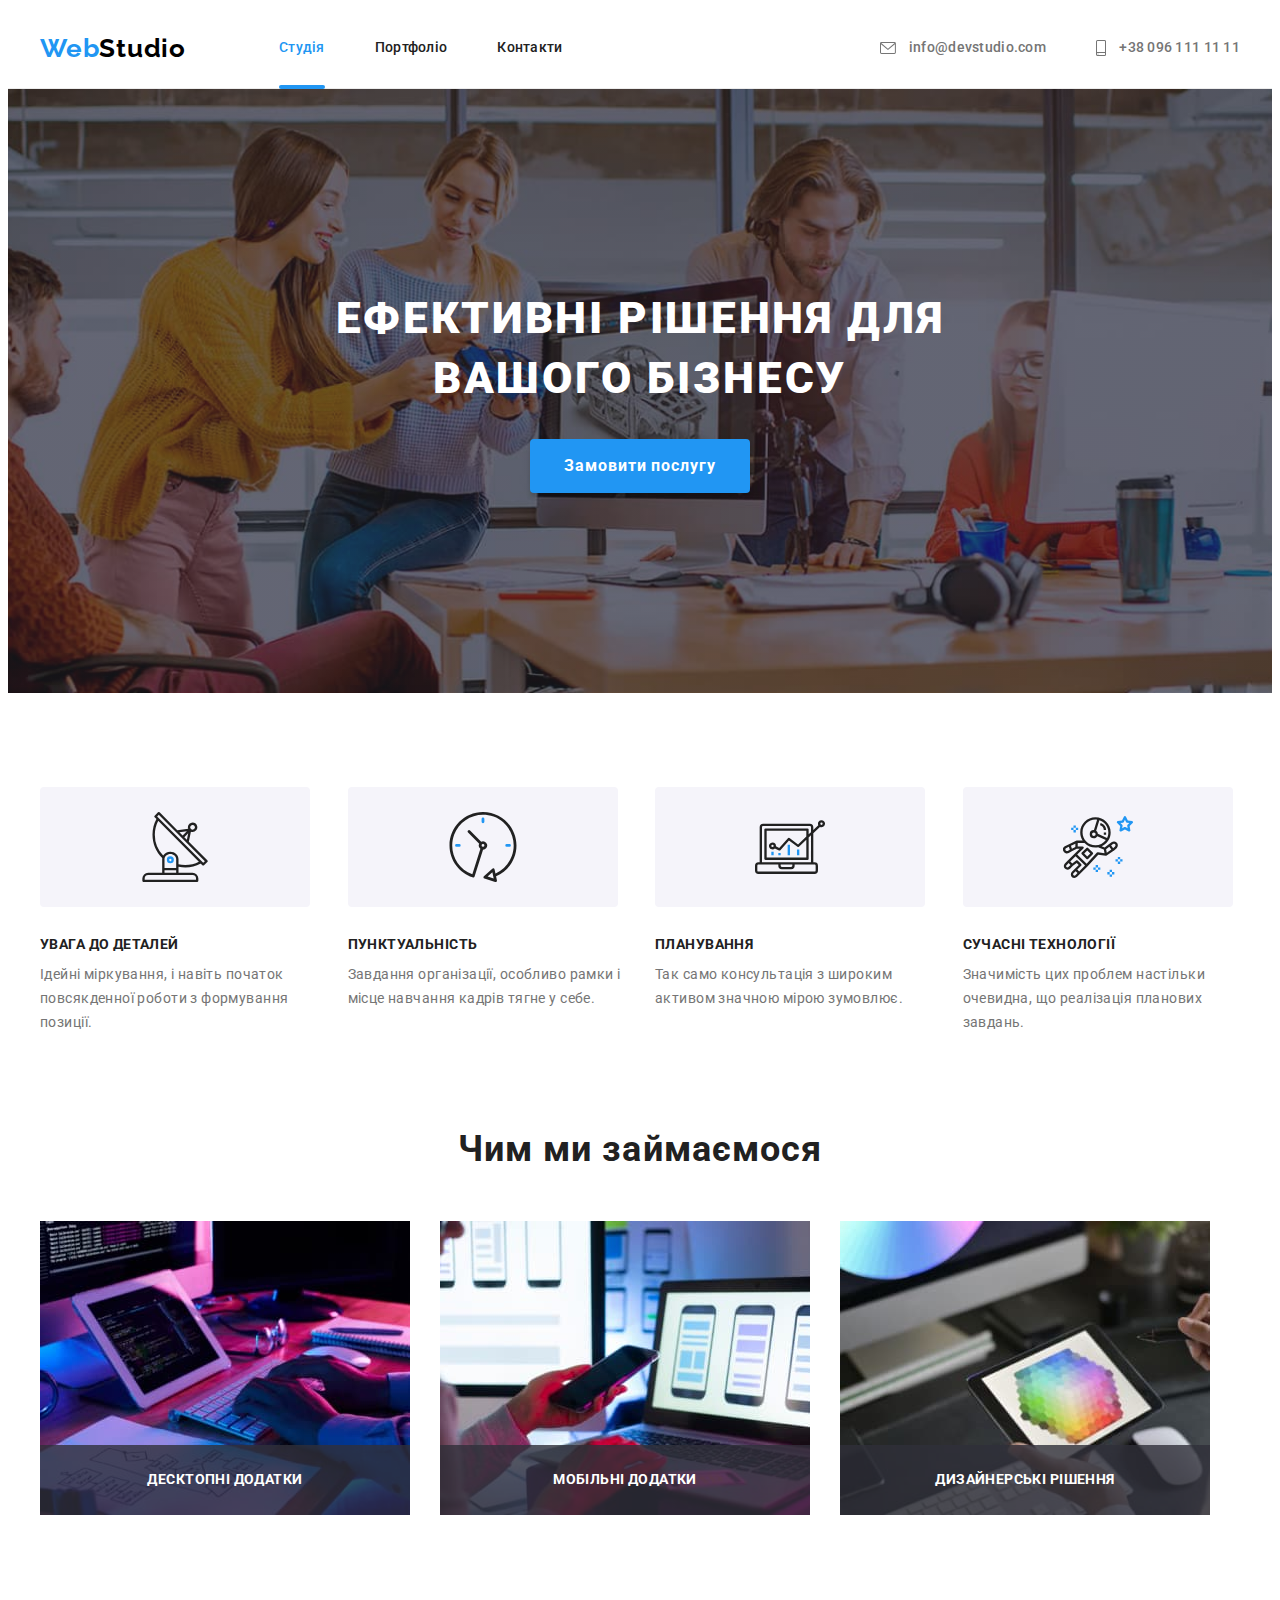
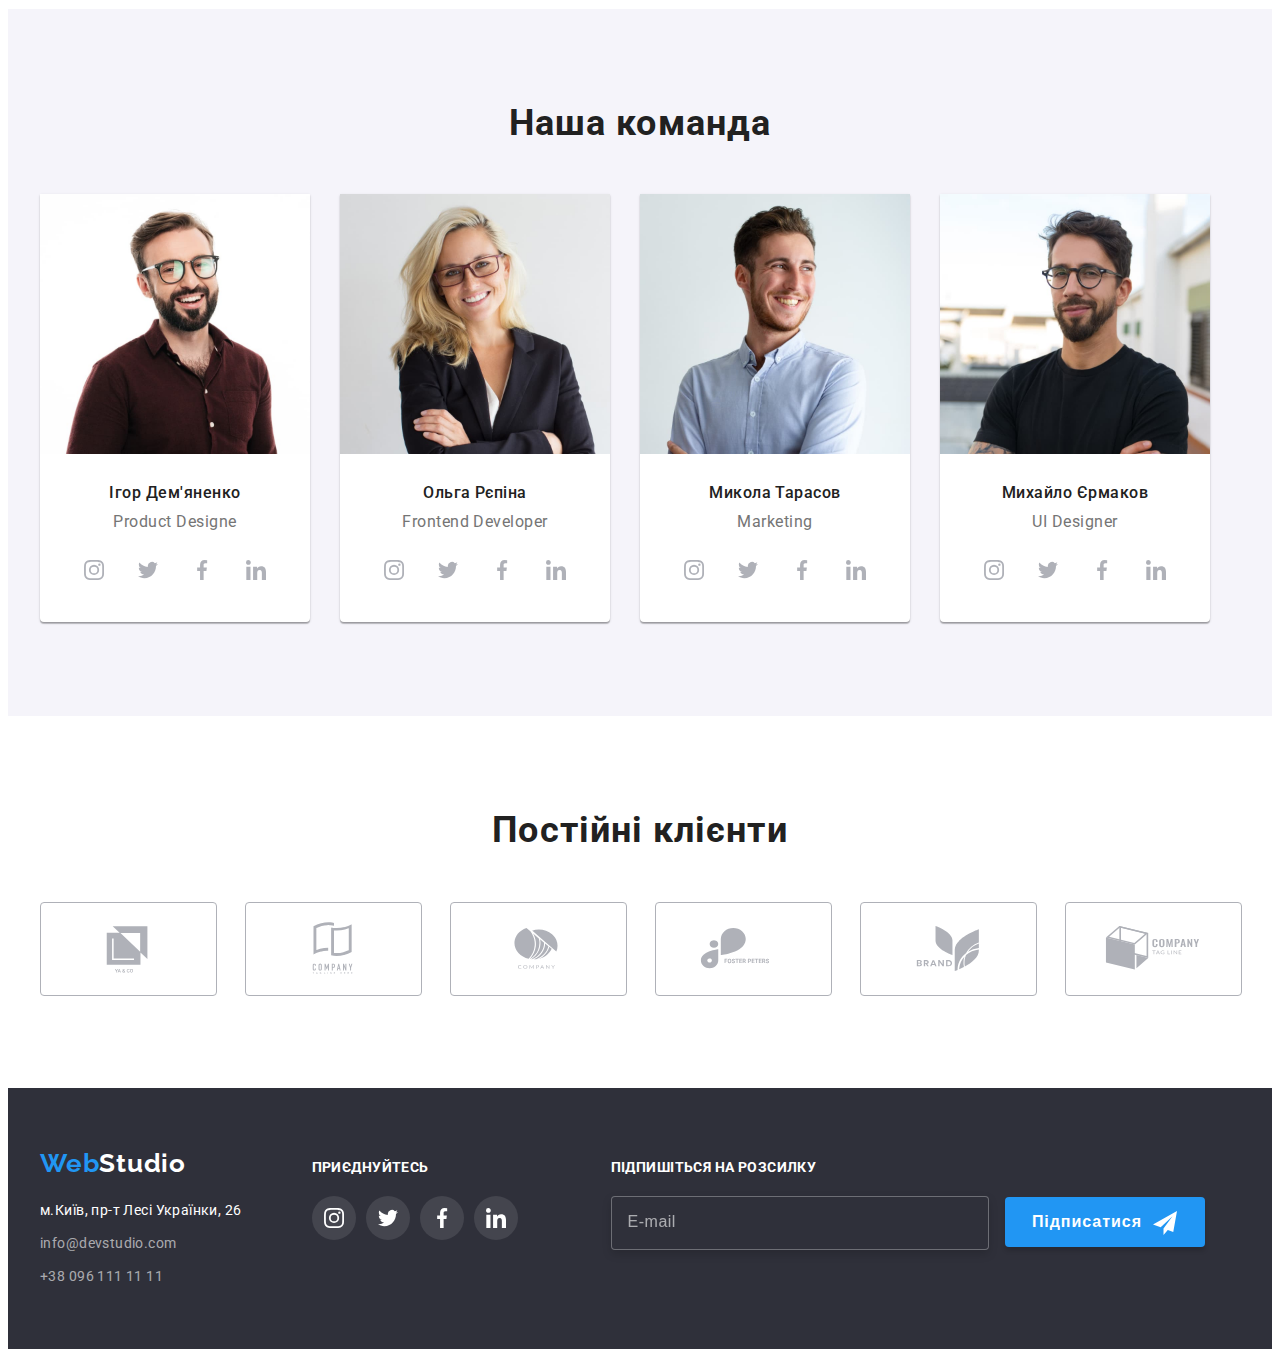
<file: index.html>
<!DOCTYPE html>
<html lang="uk">
  <head>
    <meta charset="UTF-8" />
    <meta http-equiv="X-UA-Compatible" content="IE=edge" />
    <meta name="viewport" content="width=device-width, initial-scale=1.0" />
    <title>Web Studio</title>
    <link
      href="https://fonts.googleapis.com/css2?family=Raleway:wght@700&family=Roboto:wght@400;500;700;900&display=swap"
      rel="stylesheet"
    />
    <link
      rel="stylesheet"
      href="https://cdnjs.cloudflare.com/ajax/libs/modern-normalize/1.1.0/modern-normalize.min.css"
      integrity="sha512-wpPYUAdjBVSE4KJnH1VR1HeZfpl1ub8YT/NKx4PuQ5NmX2tKuGu6U/JRp5y+Y8XG2tV+wKQpNHVUX03MfMFn9Q=="
      crossorigin="anonymous"
      referrerpolicy="no-referrer"
    />
    <link rel="stylesheet" href="./css/styles.css" />
  </head>

  <body>
    <header class="header">
      <div class="container header-container">
        <nav class="header-nav">
          <a href="./index.html" class="logo logo-header line">
            Web<span class="header-word">Studio</span></a
          >
          <ul class="site-nav list">
            <li><a href="./index.html" class="link current line">Студія</a></li>
            <li><a href="./portfolio.html" class="link line">Портфоліо</a></li>
            <li><a href="./contacts.html" class="link line">Контакти</a></li>
          </ul>
        </nav>
        <ul class="auth-nav list">
          <li>
            <a class="mail line" href="mailto:info@devstudio.com">
              <svg class="envelope" width="16" height="12">
                <use href="./imges/sprite.svg#icon-envelope"></use>
              </svg>
              info@devstudio.com</a
            >
          </li>
          <li>
            <a class="tel line" href="tel:+380961111111">
              <svg class="smartphone" width="10" height="16">
                <use href="./imges/sprite.svg#icon-smartphone"></use>
              </svg>
              +38 096 111 11 11</a
            >
          </li>
        </ul>
      </div>
    </header>
    <main>
      <section class="section hero">
        <div class="container">
          <h1 class="hero-title">Ефективні рішення для вашого бізнесу</h1>
          <button class="button-hero" type="button" data-modal-open>Замовити послугу</button>
        </div>
      </section>
      <section class="section">
        <div class="container">
          <h2 class="section-title visually-hidden">Наші переваги</h2>
          <ul class="feature-list list">
            <li class="feature-item">
              <div class="feature-icon">
                <svg class="icon">
                  <use href="./imges/sprite.svg#icon-antena"></use>
                </svg>
              </div>
              <h3 class="feature-title">УВАГА ДО ДЕТАЛЕЙ</h3>
              <p class="feature-text">
                Ідейні міркування, і навіть початок повсякденної роботи з формування позиції.
              </p>
            </li>
            <li class="feature-item">
              <div class="feature-icon">
                <svg class="icon">
                  <use href="./imges/sprite.svg#icon-clock"></use>
                </svg>
              </div>
              <h3 class="feature-title">ПУНКТУАЛЬНІСТЬ</h3>
              <p class="feature-text">
                Завдання організації, особливо рамки і місце навчання кадрів тягне у себе.
              </p>
            </li>
            <li class="feature-item">
              <div class="feature-icon">
                <svg class="icon">
                  <use href="./imges/sprite.svg#icon-diagram"></use>
                </svg>
              </div>
              <h3 class="feature-title">ПЛАНУВАННЯ</h3>
              <p class="feature-text">
                Так само консультація з широким активом значною мірою зумовлює.
              </p>
            </li>
            <li class="feature-item">
              <div class="feature-icon">
                <svg class="icon">
                  <use href="./imges/sprite.svg#icon-astronaut"></use>
                </svg>
              </div>
              <h3 class="feature-title">СУЧАСНІ ТЕХНОЛОГІЇ</h3>
              <p class="feature-text">
                Значимість цих проблем настільки очевидна, що реалізація планових завдань.
              </p>
            </li>
          </ul>
        </div>
      </section>
      <section class="section-work">
        <div class="container">
          <h2 class="section-title">Чим ми займаємося</h2>
          <ul class="work list">
            <li class="work-item">
              <img src="./imges/img-1.jpg" alt="Людина печатає на клавіатурі" width="370" />
              <div class="work-box">
                <p class="work-text">десктопні додатки</p>
              </div>
            </li>
            <li class="work-item">
              <img src="./imges/img-2.jpg" alt="Людина з телефоном" width="370" />
              <div class="work-box">
                <p class="work-text">мобільні додатки</p>
              </div>
            </li>
            <li class="work-item">
              <img src="./imges/img-3.jpg" alt="Людина працює з палитрою кольорів" width="370" />
              <div class="work-box">
                <p class="work-text">дизайнерські рішення</p>
              </div>
            </li>
          </ul>
        </div>
      </section>
      <section class="section section-team">
        <div class="container">
          <h2 class="section-title">Наша команда</h2>
          <ul class="team list">
            <li class="team-list">
              <img src="./imges/img-4.jpg" alt="Фото людини" width="270" />
              <div class="team-info">
                <h3 class="team-title">Ігор Дем'яненко</h3>
                <p class="team-text" lang="en">Product Designe</p>
                <ul class="team-social-list list">
                  <li class="team-social-item">
                    <a
                      href="#"
                      class="team-social-link line"
                      target="_blank"
                      rel="noopener noreferrer nofollow"
                    >
                      <svg class="team-social-icon" width="20" height="20">
                        <use href="./imges/sprite.svg#icon-instagram"></use>
                      </svg>
                    </a>
                  </li>
                  <li class="team-social-item">
                    <a
                      href="#"
                      class="team-social-link line"
                      target="_blank"
                      rel="noopener noreferrer nofollow"
                    >
                      <svg class="team-social-icon" width="20" height="20">
                        <use href="./imges/sprite.svg#icon-twitter"></use>
                      </svg>
                    </a>
                  </li>
                  <li class="team-social-item">
                    <a
                      href="#"
                      class="team-social-link line"
                      target="_blank"
                      rel="noopener noreferrer nofollow"
                    >
                      <svg class="team-social-icon" width="20" height="20">
                        <use href="./imges/sprite.svg#icon-facebook"></use>
                      </svg>
                    </a>
                  </li>
                  <li class="team-social-item">
                    <a
                      href="#"
                      class="team-social-link line"
                      target="_blank"
                      rel="noopener noreferrer nofollow"
                    >
                      <svg class="team-social-icon" width="20" height="20">
                        <use href="./imges/sprite.svg#icon-linkedin"></use>
                      </svg>
                    </a>
                  </li>
                </ul>
              </div>
            </li>
            <li class="team-list">
              <img src="./imges/img-5.jpg" alt="Фото людини" width="270" />
              <div class="team-info">
                <h3 class="team-title">Ольга Рєпіна</h3>
                <p class="team-text" lang="en">Frontend Developer</p>
                <ul class="team-social-list list">
                  <li class="team-social-item">
                    <a
                      href="#"
                      class="team-social-link line"
                      target="_blank"
                      rel="noopener noreferrer nofollow"
                    >
                      <svg class="team-social-icon" width="20" height="20">
                        <use href="./imges/sprite.svg#icon-instagram"></use>
                      </svg>
                    </a>
                  </li>
                  <li class="team-social-item">
                    <a
                      href="#"
                      class="team-social-link line"
                      target="_blank"
                      rel="noopener noreferrer nofollow"
                    >
                      <svg class="team-social-icon" width="20" height="20">
                        <use href="./imges/sprite.svg#icon-twitter"></use>
                      </svg>
                    </a>
                  </li>
                  <li class="team-social-item">
                    <a
                      href="#"
                      class="team-social-link line"
                      target="_blank"
                      rel="noopener noreferrer nofollow"
                    >
                      <svg class="team-social-icon" width="20" height="20">
                        <use href="./imges/sprite.svg#icon-facebook"></use>
                      </svg>
                    </a>
                  </li>
                  <li class="team-social-item">
                    <a
                      href="#"
                      class="team-social-link line"
                      target="_blank"
                      rel="noopener noreferrer nofollow"
                    >
                      <svg class="team-social-icon" width="20" height="20">
                        <use href="./imges/sprite.svg#icon-linkedin"></use>
                      </svg>
                    </a>
                  </li>
                </ul>
              </div>
            </li>
            <li class="team-list">
              <img src="./imges/img-6.jpg" alt="Фото людини" width="270" />
              <div class="team-info">
                <h3 class="team-title">Микола Тарасов</h3>
                <p class="team-text" lang="en">Marketing</p>
                <ul class="team-social-list list">
                  <li class="team-social-item">
                    <a
                      href="#"
                      class="team-social-link line"
                      target="_blank"
                      rel="noopener noreferrer nofollow"
                    >
                      <svg class="team-social-icon" width="20" height="20">
                        <use href="./imges/sprite.svg#icon-instagram"></use>
                      </svg>
                    </a>
                  </li>
                  <li class="team-social-item">
                    <a
                      href="#"
                      class="team-social-link line"
                      target="_blank"
                      rel="noopener noreferrer nofollow"
                    >
                      <svg class="team-social-icon" width="20" height="20">
                        <use href="./imges/sprite.svg#icon-twitter"></use>
                      </svg>
                    </a>
                  </li>
                  <li class="team-social-item">
                    <a
                      href="#"
                      class="team-social-link line"
                      target="_blank"
                      rel="noopener noreferrer nofollow"
                    >
                      <svg class="team-social-icon" width="20" height="20">
                        <use href="./imges/sprite.svg#icon-facebook"></use>
                      </svg>
                    </a>
                  </li>
                  <li class="team-social-item">
                    <a
                      href="#"
                      class="team-social-link line"
                      target="_blank"
                      rel="noopener noreferrer nofollow"
                    >
                      <svg class="team-social-icon" width="20" height="20">
                        <use href="./imges/sprite.svg#icon-linkedin"></use>
                      </svg>
                    </a>
                  </li>
                </ul>
              </div>
            </li>
            <li class="team-list">
              <img src="./imges/img-7.jpg" alt="Фото людини" width="270" />
              <div class="team-info">
                <h3 class="team-title">Михайло Єрмаков</h3>
                <p class="team-text" lang="en">UI Designer</p>
                <ul class="team-social-list list">
                  <li class="team-social-item">
                    <a
                      href="#"
                      class="team-social-link line"
                      target="_blank"
                      rel="noopener noreferrer nofollow"
                    >
                      <svg class="team-social-icon" width="20" height="20">
                        <use href="./imges/sprite.svg#icon-instagram"></use>
                      </svg>
                    </a>
                  </li>
                  <li class="team-social-item">
                    <a
                      href="#"
                      class="team-social-link line"
                      target="_blank"
                      rel="noopener noreferrer nofollow"
                    >
                      <svg class="team-social-icon" width="20" height="20">
                        <use href="./imges/sprite.svg#icon-twitter"></use>
                      </svg>
                    </a>
                  </li>
                  <li class="team-social-item">
                    <a
                      href="#"
                      class="team-social-link line"
                      target="_blank"
                      rel="noopener noreferrer nofollow"
                    >
                      <svg class="team-social-icon" width="20" height="20">
                        <use href="./imges/sprite.svg#icon-facebook"></use>
                      </svg>
                    </a>
                  </li>
                  <li class="team-social-item">
                    <a
                      href="#"
                      class="team-social-link line"
                      target="_blank"
                      rel="noopener noreferrer nofollow"
                    >
                      <svg class="team-social-icon" width="20" height="20">
                        <use href="./imges/sprite.svg#icon-linkedin"></use>
                      </svg>
                    </a>
                  </li>
                </ul>
              </div>
            </li>
          </ul>
        </div>
      </section>
      <section class="section">
        <div class="container">
          <p class="section-title">Постійні клієнти</p>
          <ul class="logo-list list">
            <li class="logo-item">
              <a href="#" class="logo-link line" target="_blank" rel="noopener noreferrer nofollow">
                <svg class="logo-icon" width="106" height="60">
                  <use href="./imges/sprite.svg#icon-logo-1"></use>
                </svg>
              </a>
            </li>
            <li class="logo-item">
              <a href="#" class="logo-link line" target="_blank" rel="noopener noreferrer nofollow">
                <svg class="logo-icon" width="106" height="60">
                  <use href="./imges/sprite.svg#icon-logo-2"></use>
                </svg>
              </a>
            </li>
            <li class="logo-item">
              <a href="#" class="logo-link line" target="_blank" rel="noopener noreferrer nofollow">
                <svg class="logo-icon" width="106" height="60">
                  <use href="./imges/sprite.svg#icon-logo-3"></use>
                </svg>
              </a>
            </li>
            <li class="logo-item">
              <a href="#" class="logo-link line" target="_blank" rel="noopener noreferrer nofollow">
                <svg class="logo-icon" width="106" height="60">
                  <use href="./imges/sprite.svg#icon-logo-4"></use>
                </svg>
              </a>
            </li>
            <li class="logo-item">
              <a href="#" class="logo-link line" target="_blank" rel="noopener noreferrer nofollow">
                <svg class="logo-icon" width="106" height="60">
                  <use href="./imges/sprite.svg#icon-logo-5"></use>
                </svg>
              </a>
            </li>
            <li class="logo-item">
              <a href="#" class="logo-link line" target="_blank" rel="noopener noreferrer nofollow">
                <svg class="logo-icon" width="106" height="60">
                  <use href="./imges/sprite.svg#icon-logo-6"></use>
                </svg>
              </a>
            </li>
          </ul>
        </div>
      </section>
    </main>
    <footer class="footer">
      <div class="container footer-container">
        <div>
          <a class="logo line" href="./index.html">Web<span class="footer-word">Studio</span></a>
          <address class="address">
            <ul class="list">
              <li>
                <a
                  class="address-link line"
                  href="https://goo.gl/maps/1GSmGexWiPhAissd9"
                  target="_blank"
                  rel="noopener noreferrer nofollow"
                >
                  м.Київ, пр-т Лесі Українки, 26
                </a>
              </li>
              <li>
                <a class="address-mail line" href="mailto:info@devstudio.com">info@devstudio.com</a>
              </li>
              <li>
                <a class="address-tel line" href="tel:+380961111111">+38 096 111 11 11</a>
              </li>
            </ul>
          </address>
        </div>
        <div class="footer-social">
          <p class="footer-title">Приєднуйтесь</p>
          <ul class="footer-social-list list">
            <li class="footer-social-item">
              <a
                href="#"
                class="footer-social-link line"
                target="_blank"
                rel="noopener noreferrer nofollow"
              >
                <svg class="footer-social-icon" width="20" height="20">
                  <use href="./imges/sprite.svg#icon-instagram"></use>
                </svg>
              </a>
            </li>
            <li class="footer-social-item">
              <a
                href="#"
                class="footer-social-link line"
                target="_blank"
                rel="noopener noreferrer nofollow"
              >
                <svg class="footer-social-icon" width="20" height="20">
                  <use href="./imges/sprite.svg#icon-twitter"></use>
                </svg>
              </a>
            </li>
            <li class="footer-social-item">
              <a
                href="#"
                class="footer-social-link line"
                target="_blank"
                rel="noopener noreferrer nofollow"
              >
                <svg class="footer-social-icon" width="20" height="20">
                  <use href="./imges/sprite.svg#icon-facebook"></use>
                </svg>
              </a>
            </li>
            <li class="footer-social-item">
              <a
                href="#"
                class="footer-social-link line"
                target="_blank"
                rel="noopener noreferrer nofollow"
              >
                <svg class="footer-social-icon" width="20" height="20">
                  <use href="./imges/sprite.svg#icon-linkedin"></use>
                </svg>
              </a>
            </li>
          </ul>
        </div>
        <div class="footer-mail">
          <p class="footer-title">Підпишіться на розсилку</p>
          <form class="online-form">
            <input type="email" placeholder="E-mail" class="input-online" name="online-name" />
            <button type="submit" class="btn-online">
              Підписатися
              <svg class="icon-online" width="24" height="24">
                <use href="./imges/sprite.svg#icon-send"></use>
              </svg>
            </button>
          </form>
        </div>
      </div>
    </footer>
    <div class="backdrop is-hidden" data-modal>
      <div class="modal">
        <button type="button" class="modal-close" data-modal-close>
          <svg class="modal-icon" width="18" height="18">
            <use href="./imges/sprite.svg#icon-close"></use>
          </svg>
        </button>
        <p class="modal-title">Залиште свої дані, ми вам передзвонимо</p>
        <form class="modal-form">
          <div class="modal-field">
            <label for="user-name" class="input-label">Ім'я</label>
            <div class="modal-wrap">
              <input type="text" class="modal-input" name="user-name" id="user-name" required />
              <svg class="modal-input-icon" width="18" height="18">
                <use href="./imges/sprite.svg#icon-person"></use>
              </svg>
            </div>
          </div>
          <div class="modal-field">
            <label for="user-tel" class="input-label">Телефон</label>
            <div class="modal-wrap">
              <input type="tel" class="modal-input" name="user-tel" id="user-tel" required />
              <svg class="modal-input-icon" width="18" height="18">
                <use href="./imges/sprite.svg#icon-phone"></use>
              </svg>
            </div>
          </div>
          <div class="modal-field">
            <label for="user-email" class="input-label">Пошта</label>
            <div class="modal-wrap">
              <input type="email" class="modal-input" name="user-email" id="user-email" required />
              <svg class="modal-input-icon" width="18" height="18">
                <use href="./imges/sprite.svg#icon-email"></use>
              </svg>
            </div>
          </div>
          <div class="modal-field-comment">
            <label for="user-comment" class="input-label">Коментар</label>
            <textarea
              name="user-comment"
              class="modal-comment"
              id="user-comment"
              placeholder="Введіть текст"
            ></textarea>
          </div>
          <div class="modal-check">
            <label class="label-check">
              <input type="checkbox" class="input-check visually-hidden" name="check" />
              <svg class="icon-check" width="16" height="15">
                <use href="./imges/sprite.svg#icon-check"></use>
              </svg>
              <span
                >Погоджуюся з розсилкою та приймаю
                <a href="#" target="_blank" class="check-link">Умови договору</a></span
              >
            </label>
          </div>
          <button type="submit" class="modal-btn">Відправити</button>
        </form>
      </div>
    </div>
    <script src="./js/modal.js"></script>
  </body>
</html>
</file>
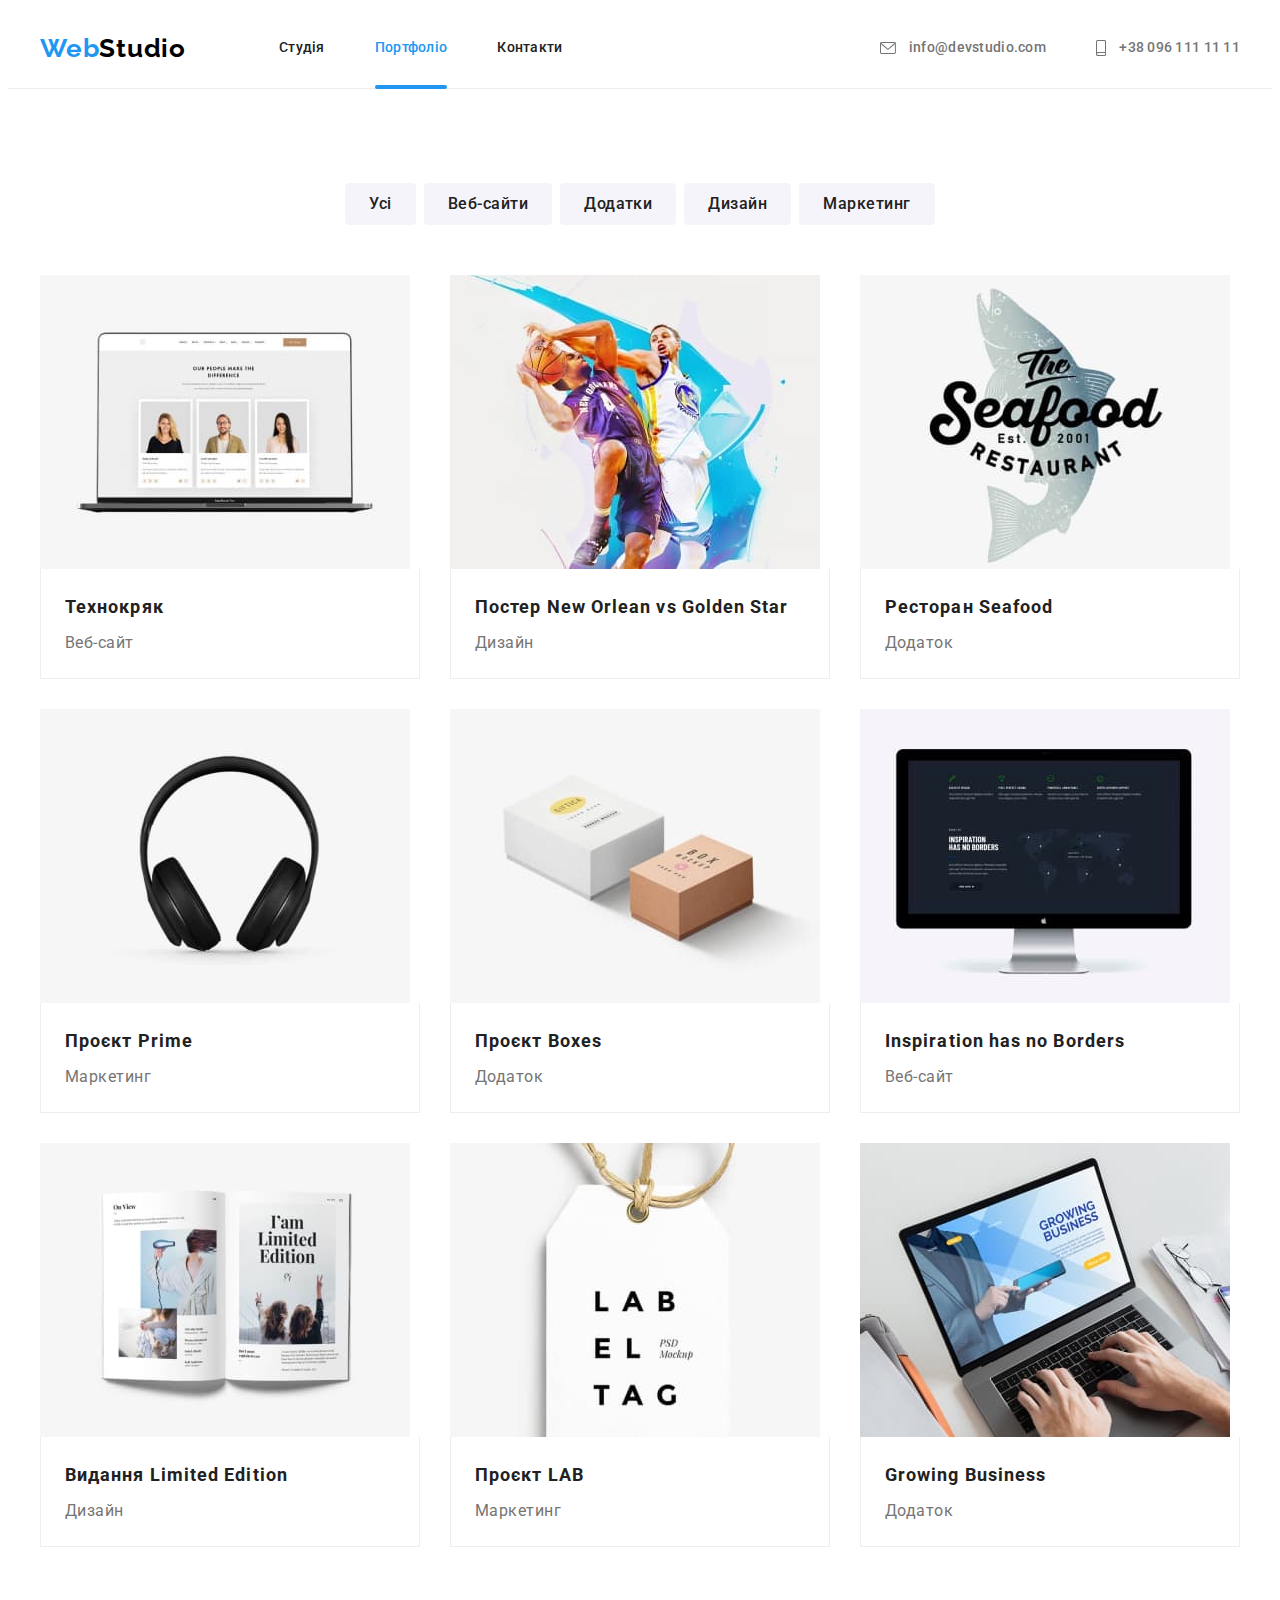
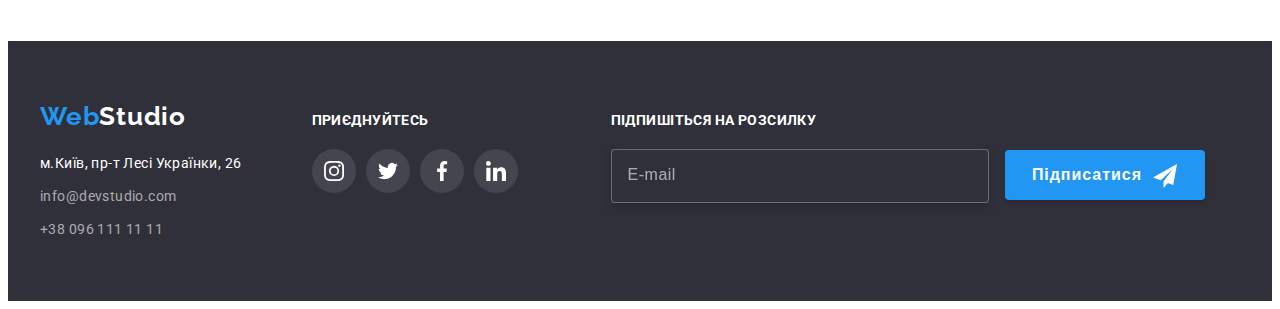
<file: portfolio.html>
<!DOCTYPE html>
<html lang="uk">
  <head>
    <meta charset="UTF-8" />
    <meta http-equiv="X-UA-Compatible" content="IE=edge" />
    <meta name="viewport" content="width=device-width, initial-scale=1.0" />
    <title>Web Studio</title>
    <link
      href="https://fonts.googleapis.com/css2?family=Raleway:wght@700&family=Roboto:wght@400;500;700;900&display=swap"
      rel="stylesheet"
    />
    <link
      rel="stylesheet"
      href="https://cdnjs.cloudflare.com/ajax/libs/modern-normalize/1.1.0/modern-normalize.min.css"
      integrity="sha512-wpPYUAdjBVSE4KJnH1VR1HeZfpl1ub8YT/NKx4PuQ5NmX2tKuGu6U/JRp5y+Y8XG2tV+wKQpNHVUX03MfMFn9Q=="
      crossorigin="anonymous"
      referrerpolicy="no-referrer"
    />
    <link rel="stylesheet" href="./css/styles.css" />
  </head>

  <body>
    <header class="header">
      <div class="container header-container">
        <nav class="header-nav">
          <a href="./index.html" class="logo logo-header line"
            >Web<span class="header-word">Studio</span>
          </a>
          <ul class="site-nav list">
            <li><a href="./index.html" class="link line">Студія</a></li>
            <li><a href="./portfolio.html" class="link current line">Портфоліо</a></li>
            <li><a href="./contacts.html" class="link line">Контакти</a></li>
          </ul>
        </nav>
        <ul class="auth-nav list">
          <li>
            <a class="mail line" href="mailto:info@devstudio.com">
              <svg class="envelope" width="16" height="12">
                <use href="./imges/sprite.svg#icon-envelope"></use>
              </svg>
              info@devstudio.com</a
            >
          </li>
          <li>
            <a class="tel line" href="tel:+380961111111">
              <svg class="smartphone" width="10" height="16">
                <use href="./imges/sprite.svg#icon-smartphone"></use>
              </svg>
              +38 096 111 11 11</a
            >
          </li>
        </ul>
      </div>
    </header>
    <main>
      <section class="section">
        <div class="container">
          <h1 class="visually-hidden">Портфоліо</h1>
          <ul class="filter list">
            <li><button class="button-filter" type="button">Усі</button></li>
            <li><button class="button-filter" type="button">Веб-сайти</button></li>
            <li><button class="button-filter" type="button">Додатки</button></li>
            <li><button class="button-filter" type="button">Дизайн</button></li>
            <li><button class="button-filter" type="button">Маркетинг</button></li>
          </ul>
          <ul class="project list">
            <li class="project-cart">
              <a class="project-cart-link line" href="#">
                <div class="project-top-info">
                  <img src="./imges/img-8.jpg" alt="Проєкт" width="370" />
                  <p class="project-info">
                    Ресурс пропонує комплексні пропозиції з різним рівнем функціоналу та сервісів.
                    Все це дозволить відвідувачу отримати вичерпні відомості про компанію чи
                    приватну особу.
                  </p>
                </div>
                <div class="text-border">
                  <h3 class="project-title">Технокряк</h3>
                  <p class="project-text">Веб-сайт</p>
                </div>
              </a>
            </li>
            <li class="project-cart">
              <a class="project-cart-link line" href="#">
                <div class="project-top-info">
                  <img src="./imges/img-9.jpg" alt="Проєкт" width="370" />
                  <p class="project-info">
                    Ресурс пропонує комплексні пропозиції з різним рівнем функціоналу та сервісів.
                    Все це дозволить відвідувачу отримати вичерпні відомості про компанію чи
                    приватну особу.
                  </p>
                </div>
                <div class="text-border">
                  <h3 class="project-title">
                    Постер
                    <span lang="en">New Orlean vs Golden Star</span>
                  </h3>
                  <p class="project-text">Дизайн</p>
                </div>
              </a>
            </li>
            <li class="project-cart">
              <a class="project-cart-link line" href="#">
                <div class="project-top-info">
                  <img src="./imges/img-10.jpg" alt="Проєкт" width="370" />
                  <p class="project-info">
                    Ресурс пропонує комплексні пропозиції з різним рівнем функціоналу та сервісів.
                    Все це дозволить відвідувачу отримати вичерпні відомості про компанію чи
                    приватну особу.
                  </p>
                </div>
                <div class="text-border">
                  <h3 class="project-title">
                    Ресторан
                    <span lang="en">Seafood</span>
                  </h3>
                  <p class="project-text">Додаток</p>
                </div>
              </a>
            </li>
            <li class="project-cart">
              <a class="project-cart-link line" href="#">
                <div class="project-top-info">
                  <img src="./imges/img-11.jpg" alt="Проєкт" width="370" />
                  <p class="project-info">
                    Ресурс пропонує комплексні пропозиції з різним рівнем функціоналу та сервісів.
                    Все це дозволить відвідувачу отримати вичерпні відомості про компанію чи
                    приватну особу.
                  </p>
                </div>
                <div class="text-border">
                  <h3 class="project-title">
                    Проєкт
                    <span lang="en">Prime</span>
                  </h3>
                  <p class="project-text">Маркетинг</p>
                </div>
              </a>
            </li>
            <li class="project-cart">
              <a class="project-cart-link line" href="#">
                <div class="project-top-info">
                  <img src="./imges/img-12.jpg" alt="Проєкт" width="370" />
                  <p class="project-info">
                    Ресурс пропонує комплексні пропозиції з різним рівнем функціоналу та сервісів.
                    Все це дозволить відвідувачу отримати вичерпні відомості про компанію чи
                    приватну особу.
                  </p>
                </div>
                <div class="text-border">
                  <h3 class="project-title">
                    Проєкт
                    <span lang="en">Boxes</span>
                  </h3>
                  <p class="project-text">Додаток</p>
                </div>
              </a>
            </li>
            <li class="project-cart">
              <a class="project-cart-link line" href="#">
                <div class="project-top-info">
                  <img src="./imges/img-13.jpg" alt="Проєкт" width="370" />
                  <p class="project-info">
                    Ресурс пропонує комплексні пропозиції з різним рівнем функціоналу та сервісів.
                    Все це дозволить відвідувачу отримати вичерпні відомості про компанію чи
                    приватну особу.
                  </p>
                </div>
                <div class="text-border">
                  <h3 class="project-title" lang="en">Inspiration has no Borders</h3>
                  <p class="project-text">Веб-сайт</p>
                </div>
              </a>
            </li>
            <li class="project-cart">
              <a class="project-cart-link line" href="#">
                <div class="project-top-info">
                  <img src="./imges/img-14.jpg" alt="Проєкт" width="370" />
                  <p class="project-info">
                    Ресурс пропонує комплексні пропозиції з різним рівнем функціоналу та сервісів.
                    Все це дозволить відвідувачу отримати вичерпні відомості про компанію чи
                    приватну особу.
                  </p>
                </div>
                <div class="text-border">
                  <h3 class="project-title">
                    Видання
                    <span lang="en">Limited Edition</span>
                  </h3>
                  <p class="project-text">Дизайн</p>
                </div>
              </a>
            </li>
            <li class="project-cart">
              <a class="project-cart-link line" href="#">
                <div class="project-top-info">
                  <img src="./imges/img-15.jpg" alt="Проєкт" width="370" />
                  <p class="project-info">
                    Ресурс пропонує комплексні пропозиції з різним рівнем функціоналу та сервісів.
                    Все це дозволить відвідувачу отримати вичерпні відомості про компанію чи
                    приватну особу.
                  </p>
                </div>
                <div class="text-border">
                  <h3 class="project-title">
                    Проєкт
                    <span lang="en">LAB</span>
                  </h3>
                  <p class="project-text">Маркетинг</p>
                </div>
              </a>
            </li>
            <li class="project-cart">
              <a class="project-cart-link line" href="#">
                <div class="project-top-info">
                  <img src="./imges/img-16.jpg" alt="Проєкт" width="370" />
                  <p class="project-info">
                    Ресурс пропонує комплексні пропозиції з різним рівнем функціоналу та сервісів.
                    Все це дозволить відвідувачу отримати вичерпні відомості про компанію чи
                    приватну особу.
                  </p>
                </div>
                <div class="text-border">
                  <h3 class="project-title" lang="en">Growing Business</h3>
                  <p class="project-text">Додаток</p>
                </div>
              </a>
            </li>
          </ul>
        </div>
      </section>
    </main>
    <footer class="footer">
      <div class="container footer-container">
        <div>
          <a class="logo line" href="./index.html">Web<span class="footer-word">Studio</span></a>
          <address class="address">
            <ul class="list">
              <li>
                <a
                  class="address-link line"
                  href="https://goo.gl/maps/1GSmGexWiPhAissd9"
                  target="_blank"
                  rel="noopener noreferrer nofollow"
                >
                  м.Київ, пр-т Лесі Українки, 26
                </a>
              </li>
              <li>
                <a class="address-mail line" href="mailto:info@devstudio.com">info@devstudio.com</a>
              </li>
              <li>
                <a class="address-tel line" href="tel:+380961111111">+38 096 111 11 11</a>
              </li>
            </ul>
          </address>
        </div>
        <div class="footer-social">
          <p class="footer-title">Приєднуйтесь</p>
          <ul class="footer-social-list list">
            <li class="footer-social-item">
              <a
                href="#"
                class="footer-social-link line"
                target="_blank"
                rel="noopener noreferrer nofollow"
              >
                <svg class="footer-social-icon" width="20" height="20">
                  <use href="./imges/sprite.svg#icon-instagram"></use>
                </svg>
              </a>
            </li>
            <li class="footer-social-item">
              <a
                href="#"
                class="footer-social-link line"
                target="_blank"
                rel="noopener noreferrer nofollow"
              >
                <svg class="footer-social-icon" width="20" height="20">
                  <use href="./imges/sprite.svg#icon-twitter"></use>
                </svg>
              </a>
            </li>
            <li class="footer-social-item">
              <a
                href="#"
                class="footer-social-link line"
                target="_blank"
                rel="noopener noreferrer nofollow"
              >
                <svg class="footer-social-icon" width="20" height="20">
                  <use href="./imges/sprite.svg#icon-facebook"></use>
                </svg>
              </a>
            </li>
            <li class="footer-social-item">
              <a
                href="#"
                class="footer-social-link line"
                target="_blank"
                rel="noopener noreferrer nofollow"
              >
                <svg class="footer-social-icon" width="20" height="20">
                  <use href="./imges/sprite.svg#icon-linkedin"></use>
                </svg>
              </a>
            </li>
          </ul>
        </div>
        <div class="footer-mail">
          <p class="footer-title">Підпишіться на розсилку</p>
          <form class="online-form">
            <input type="email" placeholder="E-mail" class="input-online" name="online-name" />
            <button type="submit" class="btn-online">
              Підписатися
              <svg class="icon-online" width="24" height="24">
                <use href="./imges/sprite.svg#icon-send"></use>
              </svg>
            </button>
          </form>
        </div>
      </div>
    </footer>
  </body>
</html>
</file>
<file: css/styles.css>
:root {
  /* основной цвет текста */
  --primary-text-color: #757575;

  /* основной цвет заголовка */
  --title-text-color: #212121;

  /* основные белый и черный цвет */
  --primary-white-color: #ffffff;
  --primary-black-color: #000000;

  /* акцент */
  --accent-color: #2196f3;

  /* цвет фона хедера */
  --top-line-bg-color: #ffffff;

  /* вторичный цвет фона */
  --second-bg-color: #f5f4fa;

  /* цвет фона hero и футера */
  --hero-footer-bg-color: #2f303a;

  /* второй цвет фона */
  --bg-hero: #c4c4c4;

  /* цвет текста футера */
  --color-text-footer: rgba(255, 255, 255, 0.6);

  /* фон актиной кнопки */
  --active-bg-color: #188ce8;

  /* border color */
  --border-color: #eeeeee;

  /* border line color */
  --line-color: #ececec;

  /* Background-icon */
  --background-icon: #afb1b8;
}

body {
  font-family: 'Roboto', sans-serif;
  color: var(--primary-text-color);
  background-color: var(--primary-white-color);
}

p,
h1,
h2,
h3,
h4,
h5,
h6 {
  margin: 0;
}

ul,
ol {
  margin: 0;
  padding-left: 0;
}

button {
  cursor: pointer;
}

address {
  font-style: normal;
}

img {
  display: block;
  max-width: 100%;
  height: auto;
}

.list {
  list-style: none;
}

.line {
  text-decoration: none;
}

.visually-hidden {
  position: absolute;
  white-space: nowrap;
  width: 1px;
  height: 1px;
  overflow: hidden;
  border: 0;
  padding: 0;
  clip: rect(0 0 0 0);
  clip-path: inset(50%);
  margin: -1px;
}

.container {
  width: 1200px;
  padding-left: 15px;
  padding-right: 15px;
  margin: 0 auto;
}

.section {
  padding-top: 94px;
  padding-bottom: 94px;
}

/*----------Sections-title----------*/
.section-title {
  font-size: 36px;
  font-weight: 700;
  line-height: 1.16;
  text-align: center;
  letter-spacing: 0.03em;
  color: var(--title-text-color);
  margin-bottom: 50px;
}

/*----------цвет логотипа в хедере и футере----------*/
.logo {
  font-family: 'Raleway', sans-serif;
  font-weight: 700;
  font-size: 26px;
  line-height: 1.19;
  letter-spacing: 0.03em;
  color: var(--accent-color);
}

.header-word {
  color: var(--primary-black-color);
}

.footer-word {
  color: var(--primary-white-color);
}

/*----------Site nav, auth nav----------*/
.header-container {
  display: flex;
  align-items: center;
  justify-content: space-between;
}

.header {
  border-bottom: 1px solid var(--line-color);
}

.header-nav {
  display: flex;
  align-items: center;
}

.site-nav,
.auth-nav {
  display: flex;
  align-items: center;
  gap: 50px;
}

.site-nav {
  margin-left: 93px;
}

.link,
.mail,
.tel {
  display: block;
  padding-top: 32px;
  padding-bottom: 32px;
  font-style: normal;
  font-weight: 500;
  font-size: 14px;
  line-height: 1.14;
  letter-spacing: 0.02em;
  transition: color 250ms cubic-bezier(0.4, 0, 0.2, 1);
}

.link {
  color: var(--title-text-color);
  position: relative;
  text-decoration: none;
}

.link::after {
  content: '';
  position: absolute;
  display: block;
  left: 0;
  bottom: -1px;
  width: 100%;
  height: 4px;
  background-color: var(--accent-color);
  border-radius: 2px;
  opacity: 0;
  transition: opacity 250ms cubic-bezier(0.4, 0, 0.2, 1);
}

.link:hover::after {
  opacity: 1;
}

.link.current.link::after {
  opacity: 1;
}

.mail,
.tel {
  color: var(--primary-text-color);
}

.link:hover,
.link:focus,
.mail:hover,
.mail:focus,
.tel:hover,
.tel:focus {
  color: var(--accent-color);
}

.link.current,
.mail.current,
.tel.current {
  color: var(--accent-color);
}

.envelope,
.smartphone {
  margin-right: 10px;
  vertical-align: middle;
  fill: currentColor;
}

/*----------Hero----------*/
.hero {
  background-image: linear-gradient(to right, rgba(47, 48, 58, 0.4), rgba(47, 48, 58, 0.4)),
    url('../imges/hero.jpg');
  background-color: var(--bg-hero);
  max-width: 1600px;
  padding-top: 200px;
  padding-bottom: 200px;
  margin: 0 auto;
  background-position: center;
  background-repeat: no-repeat;
  background-size: cover;
  text-align: center;
}

.hero-title {
  max-width: 696px;
  margin-left: auto;
  margin-right: auto;
  margin-bottom: 30px;
  font-weight: 900;
  font-size: 44px;
  line-height: 1.36;
  letter-spacing: 0.06em;
  text-transform: uppercase;
  color: var(--primary-white-color);
}

.button-hero {
  font-family: inherit;
  font-weight: 700;
  font-size: 16px;
  line-height: 1.88;
  letter-spacing: 0.06em;
  box-shadow: 0px 4px 4px rgba(0, 0, 0, 0.15);
  border-radius: 4px;
  color: var(--primary-white-color);
  background-color: var(--accent-color);
  padding: 10px 32px;
  border-color: transparent;
  transition: background-color 250ms cubic-bezier(0.4, 0, 0.2, 1),
    color 250ms cubic-bezier(0.4, 0, 0.2, 1);
}

.button-hero:hover,
.button-hero:focus {
  background-color: var(--active-bg-color);
}

/*----------Feature----------*/
.feature-list {
  display: flex;
  gap: 30px;
}

.feature-item {
  flex-basis: calc((100% - 3 * 30px) / 4);
}

.feature-icon {
  display: flex;
  width: 270px;
  height: 120px;
  background: var(--second-bg-color);
  border-radius: 4px;
  justify-content: center;
  align-items: center;
}

.icon {
  width: 70px;
  height: 70px;
}

.feature-title {
  font-size: 14px;
  font-weight: 700;
  line-height: 1.14;
  letter-spacing: 0.03em;
  text-transform: uppercase;
  color: var(--title-text-color);
  margin-top: 30px;
  margin-bottom: 10px;
}

.feature-text {
  font-size: 14px;
  line-height: 1.71;
  letter-spacing: 0.03em;
  color: var(--primary-text-color);
}

/*----------Work----------*/
.section-work {
  padding-bottom: 94px;
}

.work {
  display: flex;
  gap: 30px;
}

.work-item {
  position: relative;
}

.work-box {
  position: absolute;
  bottom: 0;
  width: 370px;
  height: 70px;
  background: rgba(47, 48, 58, 0.8);
}

.work-text {
  font-weight: 700;
  font-size: 14px;
  line-height: 1.14;
  text-align: center;
  letter-spacing: 0.03em;
  text-transform: uppercase;
  color: var(--top-line-bg-color);
  padding-top: 27px;
}

/*----------Team----------*/
.section-team {
  background-color: var(--second-bg-color);
}

.team {
  display: flex;
  gap: 30px;
}

.team-list {
  background-color: var(--primary-white-color);
  box-shadow: 0px 1px 3px rgba(0, 0, 0, 0.12), 0px 1px 1px rgba(0, 0, 0, 0.14),
    0px 2px 1px rgba(0, 0, 0, 0.2);
  border-radius: 0px 0px 4px 4px;
}

.team-title {
  font-weight: 500;
  font-size: 16px;
  line-height: 1.18;
  text-align: center;
  letter-spacing: 0.03em;
  color: var(--title-text-color);
  margin-bottom: 10px;
}

.team-text {
  font-size: 16px;
  line-height: 1.18;
  text-align: center;
  letter-spacing: 0.03em;
  color: var(--primary-text-color);
  margin-bottom: 16px;
}

.team-info {
  padding-top: 30px;
  padding-bottom: 30px;
}

.team-social-list {
  display: flex;
  justify-content: center;
  gap: 10px;
}

.team-social-item {
  width: 44px;
  height: 44px;
}

.team-social-link {
  width: 100%;
  height: 100%;
  background: var(--top-line-bg-color);
  border-radius: 50%;
  display: flex;
  justify-content: center;
  align-items: center;
  transition: background-color 250ms cubic-bezier(0.4, 0, 0.2, 1);
}

.team-social-icon {
  fill: var(--background-icon);
  transition: fill 250ms cubic-bezier(0.4, 0, 0.2, 1);
}

.team-social-link:hover,
.team-social-link:focus {
  background-color: var(--accent-color);
}

.team-social-link:hover .team-social-icon,
.team-social-link:focus .team-social-icon {
  fill: var(--top-line-bg-color);
}

/*----------Постійні клієнти----------*/
.logo-list {
  display: flex;
  gap: 30px;
}

.logo-item {
  width: calc((100% - 150px) / 6);
  height: 92px;
}

.logo-link {
  width: 100%;
  height: 100%;
  border: 1px solid var(--background-icon);
  border-radius: 4px;
  display: flex;
  justify-content: center;
  align-items: center;
  transition: border-color 250ms cubic-bezier(0.4, 0, 0.2, 1);
}

.logo-icon {
  fill: var(--background-icon);
  transition: fill 250ms cubic-bezier(0.4, 0, 0.2, 1);
}

.logo-link:hover,
.logo-link:focus {
  border-color: var(--accent-color);
}

.logo-link:hover .logo-icon,
.logo-link:focus .logo-icon {
  fill: var(--accent-color);
}

/*----------Footer----------*/
.footer {
  background-color: var(--hero-footer-bg-color);
  padding-top: 60px;
  padding-bottom: 60px;
}

.address {
  margin-top: 20px;
}

.address-link {
  display: inline-block;
  font-size: 14px;
  line-height: 1.71;
  letter-spacing: 0.03em;
  color: var(--primary-white-color);
  transition: color 250ms cubic-bezier(0.4, 0, 0.2, 1);
}

.address-link:hover,
.address-link:focus {
  color: var(--accent-color);
}

.address-mail,
.address-tel {
  display: inline-block;
  font-size: 14px;
  line-height: 1.71;
  letter-spacing: 0.03em;
  color: var(--color-text-footer);
  margin-top: 9px;
  transition: color 250ms cubic-bezier(0.4, 0, 0.2, 1);
}

.address-mail:hover,
.address-tel:hover,
.address-mail:focus,
.address-tel:focus {
  color: var(--accent-color);
}

.footer-container {
  display: flex;
  flex-wrap: wrap;
  align-items: baseline;
}

.footer-social {
  margin-left: 70px;
}

.footer-title {
  font-weight: 700;
  font-size: 14px;
  line-height: 1.14;
  letter-spacing: 0.03em;
  text-transform: uppercase;
  color: var(--primary-white-color);
  margin-bottom: 20px;
}

.footer-social-list {
  display: flex;
}

.footer-social-item {
  margin-right: 10px;
}

.footer-social-item:last-child {
  margin-right: 0;
}

.footer-social-link {
  display: block;
  padding: 12px;
  border-radius: 50%;
  color: var(--primary-white-color);
  background: rgba(255, 255, 255, 0.1);
  transition: background-color 250ms cubic-bezier(0.4, 0, 0.2, 1);
}

.footer-social-icon {
  display: block;
  fill: currentColor;
}

.footer-social-link:hover,
.footer-social-link:focus {
  background-color: var(--accent-color);
}

.footer-mail {
  margin-left: 93px;
}

.input-online {
  width: 358px;
  height: 50px;
  padding-left: 16px;
  border: 1px solid rgba(255, 255, 255, 0.3);
  filter: drop-shadow(0px 4px 4px rgba(0, 0, 0, 0.15));
  border-radius: 4px;
  margin-right: 12px;
  background-color: var(--hero-footer-bg-color);
  color: var(--primary-white-color);
  cursor: pointer;
}

.input-online::placeholder {
  font-size: 16px;
  line-height: 1.25;
  display: flex;
  align-items: center;
  letter-spacing: 0.03em;
  color: rgba(255, 255, 255, 0.6);
}

.btn-online {
  min-width: 200px;
  height: 50px;
  font-style: normal;
  font-weight: 700;
  font-size: 16px;
  line-height: 1.88;
  letter-spacing: 0.06em;
  background-color: var(--accent-color);
  color: var(--primary-white-color);
  box-shadow: 0px 4px 4px rgba(0, 0, 0, 0.15);
  border-radius: 4px;
  border: none;
  transition: background-color 250ms cubic-bezier(0.4, 0, 0.2, 1);
}

.btn-online:hover,
.btn-online:focus {
  background-color: var(--active-bg-color);
}

.icon-online {
  vertical-align: middle;
  margin-left: 6px;
  width: 24px;
  height: 24px;
}

/* ----------Portfolio filter---------- */
.filter {
  display: flex;
  justify-content: center;
  gap: 8px;
  margin-bottom: 50px;
}

.button-filter {
  font-family: inherit;
  font-weight: 500;
  font-size: 16px;
  line-height: 26px;
  text-align: center;
  letter-spacing: 0.03em;
  color: var(--title-text-color);
  background-color: var(--second-bg-color);
  border-radius: 4px;
  border-color: transparent;
  padding: 6px 22px;
  transition: color 250ms cubic-bezier(0.4, 0, 0.2, 1),
    background-color 250ms cubic-bezier(0.4, 0, 0.2, 1),
    box-shadow 250ms cubic-bezier(0.4, 0, 0.2, 1);
}

.button-filter:hover,
.button-filter:focus,
.button-filter:active {
  color: var(--primary-white-color);
  background-color: var(--accent-color);
  box-shadow: 0px 3px 1px rgba(0, 0, 0, 0.1), 0px 1px 2px rgba(0, 0, 0, 0.08),
    0px 2px 2px rgba(0, 0, 0, 0.12);
}

.button-filter.current {
  font-weight: 500;
  font-size: 16px;
  line-height: 26px;
  text-align: center;
  letter-spacing: 0.03em;
  color: var(--primary-white-color);
  background-color: var(--accent-color);
}

/*----------Portfolio project----------*/
.project {
  display: flex;
  flex-wrap: wrap;
  gap: 30px;
}

.project-cart {
  flex-basis: calc((100% - 2 * 30px) / 3);
}

.project-cart:hover .project-info {
  transform: translateY(0);
}

.project-cart-link {
  display: block;
  transition: box-shadow 250ms cubic-bezier(0.4, 0, 0.2, 1);
}

.project-cart-link:hover,
.project-cart-link:focus {
  box-shadow: 0px 1px 1px rgba(0, 0, 0, 0.12), 0px 4px 4px rgba(0, 0, 0, 0.06),
    1px 4px 6px rgba(0, 0, 0, 0.16);
}

.project-top-info {
  position: relative;
  overflow: hidden;
}

.project-info {
  position: absolute;
  top: 0;
  padding: 63px 24px;
  font-style: normal;
  font-weight: 400;
  font-size: 18px;
  line-height: 1.56;
  letter-spacing: 0.03em;
  color: var(--top-line-bg-color);
  background-color: rgba(33, 150, 243, 0.9);
  height: 100%;
  transform: translateY(100%);
  transition: transform 250ms cubic-bezier(0.4, 0, 0.2, 1);
  overflow: auto;
}

.project-title {
  font-weight: 700;
  font-size: 18px;
  line-height: 2;
  letter-spacing: 0.06em;
  color: var(--title-text-color);
}

.project-text {
  font-size: 16px;
  line-height: 1.8;
  letter-spacing: 0.03em;
  color: var(--primary-text-color);
  margin-top: 4px;
}

.text-border {
  border-left: 1px solid var(--border-color);
  border-right: 1px solid var(--border-color);
  border-bottom: 1px solid var(--border-color);
  padding: 20px 24px;
}

.backdrop {
  width: 100%;
  height: 100%;
  background-color: rgba(0, 0, 0, 0.2);
  position: fixed;
  top: 0;
  transition: opacity 250ms cubic-bezier(0.4, 0, 0.2, 1),
    visibility 250ms cubic-bezier(0.4, 0, 0.2, 1);
}
.modal {
  width: 528px;
  min-height: 581px;
  position: absolute;
  top: 50%;
  left: 50%;
  padding: 40px;
  transform: translate(-50%, -50%);
  background-color: var(--top-line-bg-color);
  box-shadow: 0px 1px 3px rgba(0, 0, 0, 0.12), 0px 1px 1px rgba(0, 0, 0, 0.14),
    0px 2px 1px rgba(0, 0, 0, 0.2);
  border-radius: 4px;
  transition: transform 250ms cubic-bezier(0.4, 0, 0.2, 1);
}

.backdrop.is-hidden .modal {
  transform: translate(-50%, -50%) scale(0);
}

.modal-close {
  width: 30px;
  height: 30px;
  background-color: var(--top-line-bg-color);
  border: 1px solid rgba(0, 0, 0, 0.1);
  border-radius: 50%;
  position: absolute;
  top: 8px;
  right: 8px;
  display: flex;
  align-items: center;
  justify-content: center;
  cursor: pointer;
  transition: background-color 250ms cubic-bezier(0.4, 0, 0.2, 1);
}

.modal-icon {
  fill: var(--primary-black-color);
  transition: fill 250ms cubic-bezier(0.4, 0, 0.2, 1);
}

.modal-close:hover .modal-icon,
.modal-close:focus .modal-icon {
  fill: var(--accent-color);
}

.is-hidden {
  opacity: 0;
  visibility: hidden;
  pointer-events: none;
}

.modal-title {
  font-style: normal;
  font-weight: 700;
  font-size: 20px;
  line-height: 1.15;
  text-align: center;
  letter-spacing: 0.03em;
  color: var(--title-text-color);
  margin-bottom: 12px;
}

.modal-field {
  margin-bottom: 10px;
}

.modal-wrap {
  position: relative;
}

.modal-input {
  width: 100%;
  height: 40px;
  height: 40px;
  border: 1px solid rgba(33, 33, 33, 0.2);
  border-radius: 4px;
  font-size: 15px;
  padding-left: 42px;
  outline: transparent;
  transition: border-color 250ms cubic-bezier(0.4, 0, 0.2, 1);
  cursor: pointer;
}

.modal-input:focus {
  border-color: var(--accent-color);
}

.input-label {
  display: block;
  margin-bottom: 4px;
  font-size: 12px;
  line-height: 14px;
  letter-spacing: 0.01em;
  color: var(--primary-text-color);
}

.modal-input-icon {
  position: absolute;
  left: 12px;
  top: 50%;
  transform: translateY(-50%);
  fill: var(--title-text-color);
  transition: fill 250ms cubic-bezier(0.4, 0, 0.2, 1);
}

.modal-input:focus + .modal-input-icon {
  fill: var(--accent-color);
}

.modal-field-comment {
  margin-bottom: 20px;
}

.modal-comment {
  display: block;
  box-sizing: border-box;
  width: 100%;
  height: 120px;
  border: 1px solid rgba(33, 33, 33, 0.2);
  border-radius: 4px;
  padding: 12px 16px;
  resize: none;
  color: var(--primary-black-color);
  outline: transparent;
  transition: border-color 250ms cubic-bezier(0.4, 0, 0.2, 1);
  cursor: pointer;
}

.modal-comment:focus {
  border-color: var(--accent-color);
}

.modal-comment::placeholder {
  font-size: 12px;
  line-height: 14px;
  letter-spacing: 0.01em;
  color: rgba(117, 117, 117, 0.5);
}

.modal-check {
  margin-bottom: 30px;
  padding-left: 14px;
}

.input-check {
  transition: border-color 250ms cubic-bezier(0.4, 0, 0.2, 1);
}

.label-check {
  display: flex;
  align-items: center;
  font-size: 14px;
  line-height: 1.71;
  letter-spacing: 0.03em;
  color: var(--primary-text-color);
}

.icon-check {
  margin-right: 7px;
  border: 0.2px solid var(--title-text-color);
  border-radius: 2px;
  fill: var(--primary-white-color);
  transition: fill 250ms cubic-bezier(0.4, 0, 0.2, 1),
    border-color 250ms cubic-bezier(0.4, 0, 0.2, 1);
}

.input-check:checked + .icon-check {
  border-color: var(--accent-color);
  fill: var(--accent-color);
}

.input-check:focus + .icon-check {
  border-color: var(--accent-color);
}

.check-link {
  color: var(--accent-color);
}

.modal-btn {
  display: block;
  margin-left: auto;
  margin-right: auto;
  padding: 10px 52px;
  font-style: normal;
  font-weight: 700;
  font-size: 16px;
  line-height: 1.88;
  letter-spacing: 0.06em;
  color: var(--primary-white-color);
  background-color: var(--accent-color);
  border-color: transparent;
  box-shadow: 0px 4px 4px rgba(0, 0, 0, 0.15);
  border-radius: 4px;
  transition: background-color 250ms cubic-bezier(0.4, 0, 0.2, 1);
}

.modal-btn:hover,
.modal-btn:focus {
  background-color: var(--active-bg-color);
}
</file>
